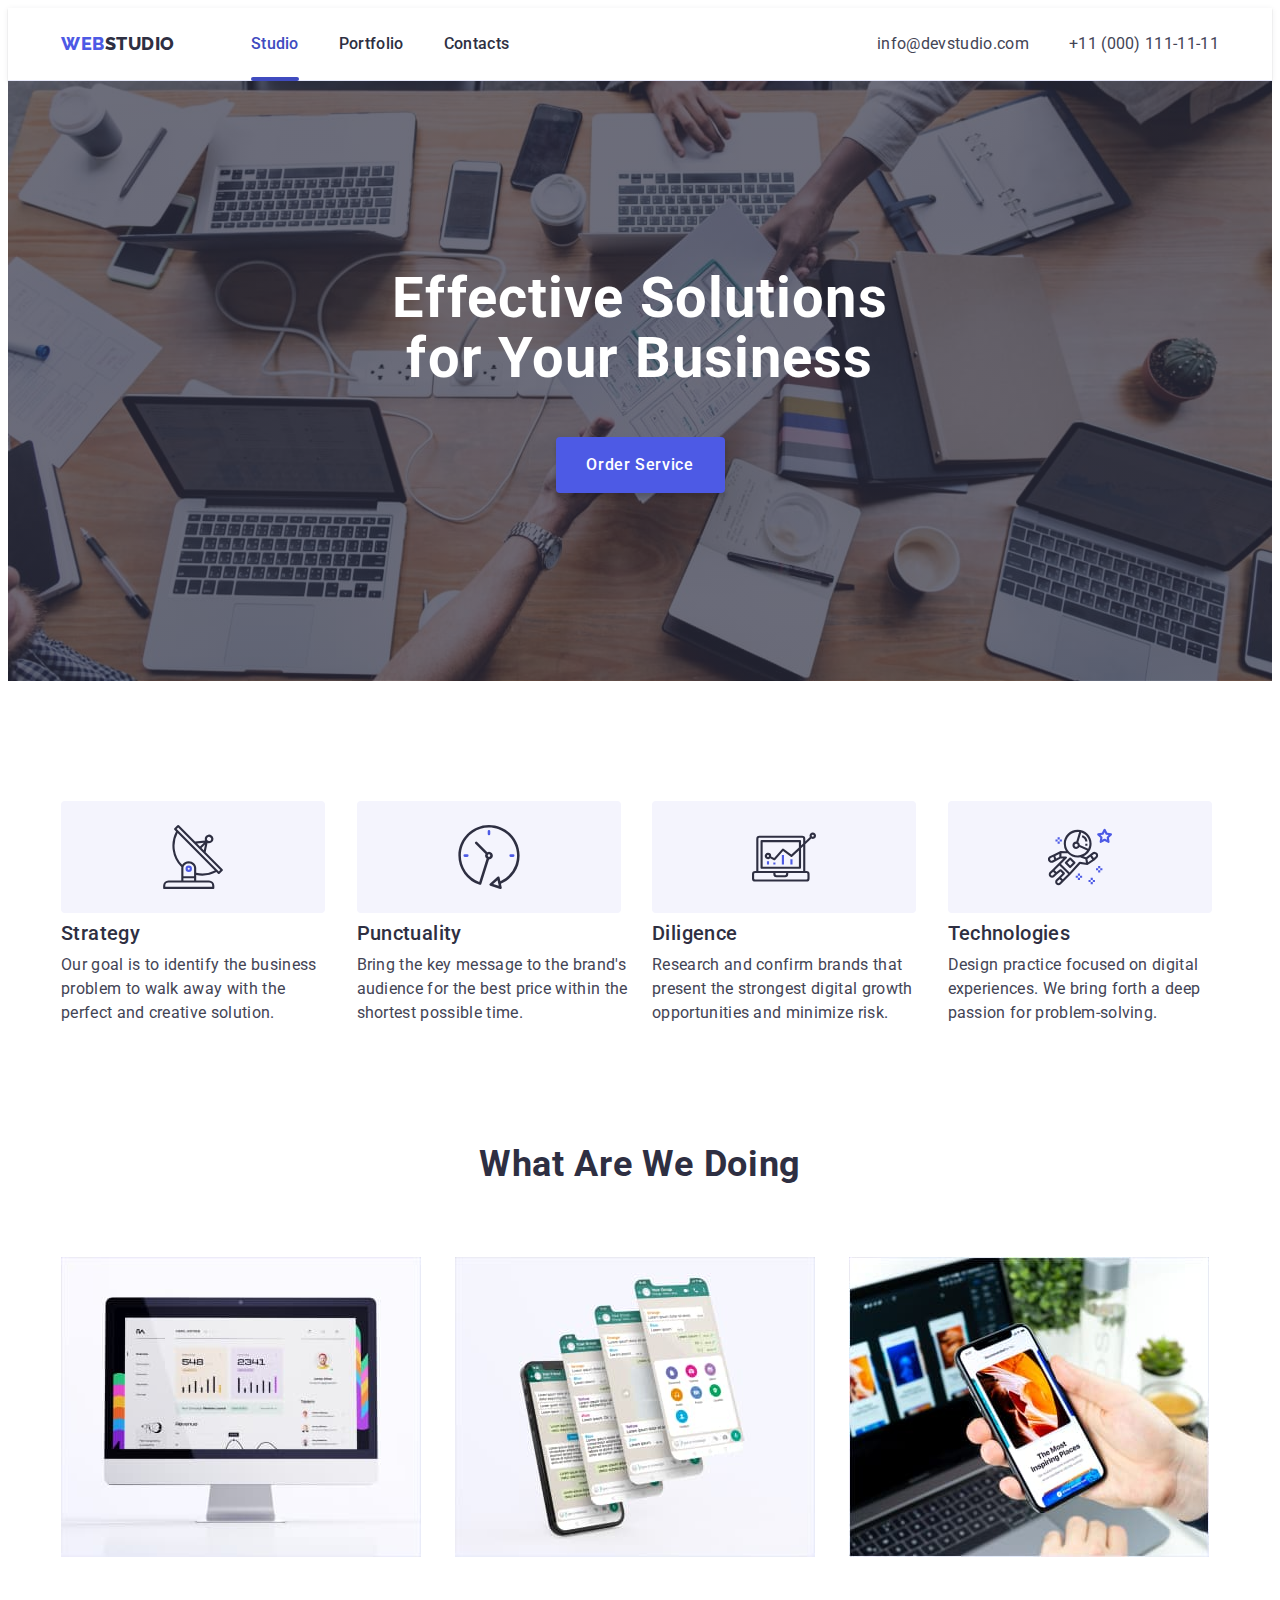
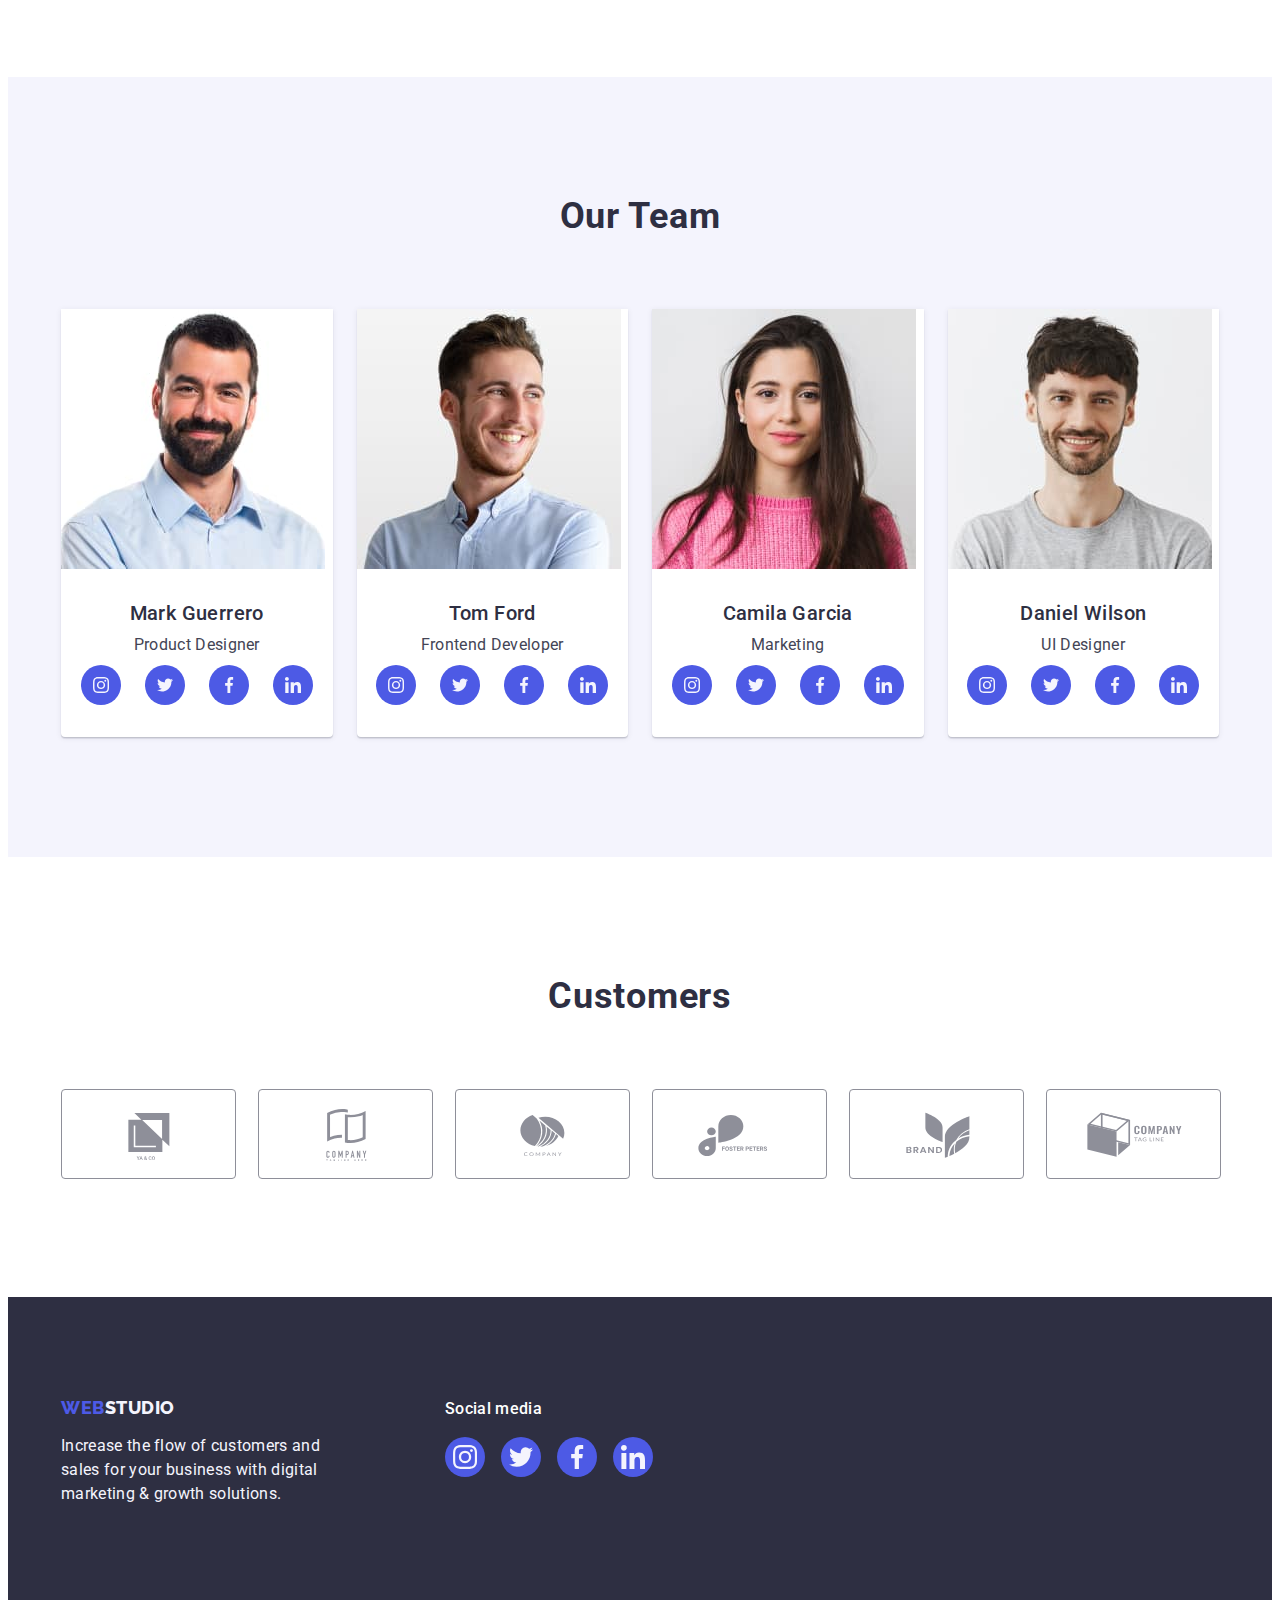
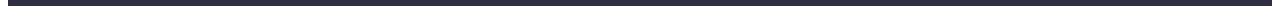
<file: index.html>
<!DOCTYPE html>
<html lang="en">
  <head>
    <meta charset="UTF-8" />
    <meta http-equiv="X-UA-Compatible" content="IE=edge" />
    <meta name="viewport" content="width=device-width, initial-scale=1.0" />
    <title>Document</title>
    <link rel="preconnect" href="https://fonts.googleapis.com" />
    <link rel="preconnect" href="https://fonts.gstatic.com" crossorigin />
    <link
      href="https://fonts.googleapis.com/css2?family=Raleway:wght@800&family=Roboto:wght@400;500;700;900&display=swap"
      rel="stylesheet"
    />
    <link
      rel="stylesheet"
      href="https://cdnjs.cloudflare.com/ajax/libs/modern-normalize/2.0.0/modern-normalize.min.css"
      integrity="sha512-4xo8blKMVCiXpTaLzQSLSw3KFOVPWhm/TRtuPVc4WG6kUgjH6J03IBuG7JZPkcWMxJ5huwaBpOpnwYElP/m6wg=="
      crossorigin="anonymous"
      referrerpolicy="no-referrer"
    />
    <link rel="stylesheet" href="./css/styles.css" />
  </head>
  <body>
    <!--HEADER-->
    <header class="header">
      <div class="container container-header">
        <nav class="page-nav">
          <a class="logo link" href="./index.html"
            >Web<span class="logo-studio">Studio</span></a
          >
          <ul class="menu list">
            <li class="menu-item">
              <a class="menu-link link emphasis" href="./index.html">Studio</a>
            </li>
            <li class="menu-item">
              <a class="menu-link link" href="./portfolio.html">Portfolio</a>
            </li>
            <li class="menu-item">
              <a class="menu-link link" href="">Contacts</a>
            </li>
          </ul>
        </nav>
        <address class="address">
          <ul class="address-list list">
            <li class="address-item">
              <a class="address-link link" href="mailto:info@devstudio.com"
                >info@devstudio.com</a
              >
            </li>
            <li class="address-item">
              <a class="address-link link" href="tel:+110001111111"
                >+11 (000) 111-11-11</a
              >
            </li>
          </ul>
        </address>
      </div>
    </header>
    <main>
      <!--HERO-->
      <section class="hero">
        <div class="container">
          <h1 class="hero-title">Effective Solutions for Your Business</h1>
          <button class="hero-btn" type="button" data-modal-open>
            Order Service
          </button>
        </div>
      </section>
      <!--ABOUT-->
      <section class="about">
        <div class="container">
          <h2 class="visually-hidden">Personality</h2>
          <ul class="about-list list">
            <li class="about-list-item">
              <div class="about-icons">
                <svg class="about-icons-item" width="64" height="64">
                  <use href="./images/icons.svg#icon-antenna"></use>
                </svg>
              </div>
              <h3 class="about-item-title">Strategy</h3>
              <p class="about-item-text">
                Our goal is to identify the business problem to walk away with
                the perfect and creative solution.
              </p>
            </li>
            <li class="about-list-item">
              <div class="about-icons">
                <svg class="about-icons-item" width="64" height="64">
                  <use href="./images/icons.svg#icon-clock"></use>
                </svg>
              </div>
              <h3 class="about-item-title">Punctuality</h3>
              <p class="about-item-text">
                Bring the key message to the brand's audience for the best price
                within the shortest possible time.
              </p>
            </li>
            <li class="about-list-item">
              <div class="about-icons">
                <svg class="about-icons-item" width="64" height="64">
                  <use href="./images/icons.svg#icon-diagram"></use>
                </svg>
              </div>
              <h3 class="about-item-title">Diligence</h3>
              <p class="about-item-text">
                Research and confirm brands that present the strongest digital
                growth opportunities and minimize risk.
              </p>
            </li>
            <li class="about-list-item">
              <div class="about-icons">
                <svg class="about-icons-item" width="64" height="64">
                  <use href="./images/icons.svg#icon-astronaut"></use>
                </svg>
              </div>
              <h3 class="about-item-title">Technologies</h3>
              <p class="about-item-text">
                Design practice focused on digital experiences. We bring forth a
                deep passion for problem-solving.
              </p>
            </li>
          </ul>
        </div>
      </section>
      <!--PROJEKT-->
      <section class="projekt">
        <div class="container">
          <h2 class="projekt-title">What are we doing</h2>
          <ul class="projekt-list list">
            <li class="project-item">
              <img
                src="./images/wat-are-we-doing/img1.jpg"
                alt="Monitor picture"
                width="360"
                height="300"
              />
            </li>
            <li class="project-item">
              <img
                src="./images//wat-are-we-doing/img2.jpg"
                alt="Phone picture"
                width="360"
                height="300"
              />
            </li>
            <li class="project-item">
              <img
                src="./images//wat-are-we-doing/img3.jpg"
                alt="Laptop image"
                width="360"
                height="300"
              />
            </li>
          </ul>
        </div>
      </section>
      <!--TEAM-->
      <section class="team">
        <div class="container">
          <h2 class="team-title">Our Team</h2>
          <ul class="team-list list">
            <li class="team-item">
              <img
                src="./images/team/mark-guerrero.jpg"
                alt="Photo by Mark Guerrero"
                width="264"
                height="260"
              />
              <div class="caption-team-img">
                <h3 class="team-name">Mark Guerrero</h3>
                <p class="team-profession">Product Designer</p>
                <ul class="team-soc-list list">
                  <li class="team-soc-item item">
                    <a
                      href=""
                      class="team-soc-link link"
                      target="_blank"
                      rel="noopener noreferrer"
                      ><svg class="soc-icons" width="16" height="16">
                        <use href="./images/icons.svg#icon-instagram"></use>
                      </svg>
                    </a>
                  </li>
                  <li class="team-soc-item item">
                    <a
                      href=""
                      class="team-soc-link link"
                      target="_blank"
                      rel="noopener noreferrer"
                      ><svg class="soc-icons" width="16" height="16">
                        <use href="./images/icons.svg#icon-twitter"></use>
                      </svg>
                    </a>
                  </li>
                  <li class="team-soc-item item">
                    <a
                      href=""
                      class="team-soc-link link"
                      target="_blank"
                      rel="noopener noreferrer"
                      ><svg class="soc-icons" width="16" height="16">
                        <use href="./images/icons.svg#icon-facebook"></use>
                      </svg>
                    </a>
                  </li>
                  <li class="team-soc-item item">
                    <a
                      href=""
                      class="team-soc-link link"
                      target="_blank"
                      rel="noopener noreferrer"
                      ><svg class="soc-icons" width="16" height="16">
                        <use href="./images/icons.svg#icon-linkedin"></use>
                      </svg>
                    </a>
                  </li>
                </ul>
              </div>
            </li>
            <li class="team-item">
              <img
                src="./images/team/tom-ford.jpg"
                alt="Photo by Tom Ford"
                width="264"
                height="260"
              />
              <div class="caption-team-img">
                <h3 class="team-name">Tom Ford</h3>
                <p class="team-profession">Frontend Developer</p>
                <ul class="team-soc-list list">
                  <li class="team-soc-item item">
                    <a
                      href=""
                      class="team-soc-link link"
                      target="_blank"
                      rel="noopener noreferrer"
                      ><svg class="soc-icons" width="16" height="16">
                        <use href="./images/icons.svg#icon-instagram"></use>
                      </svg>
                    </a>
                  </li>
                  <li class="team-soc-item item">
                    <a
                      href=""
                      class="team-soc-link link"
                      target="_blank"
                      rel="noopener noreferrer"
                      ><svg class="soc-icons" width="16" height="16">
                        <use href="./images/icons.svg#icon-twitter"></use>
                      </svg>
                    </a>
                  </li>
                  <li class="team-soc-item item">
                    <a
                      href=""
                      class="team-soc-link link"
                      target="_blank"
                      rel="noopener noreferrer"
                      ><svg class="soc-icons" width="16" height="16">
                        <use href="./images/icons.svg#icon-facebook"></use>
                      </svg>
                    </a>
                  </li>
                  <li class="team-soc-item item">
                    <a
                      href=""
                      class="team-soc-link link"
                      target="_blank"
                      rel="noopener noreferrer"
                      ><svg class="soc-icons" width="16" height="16">
                        <use href="./images/icons.svg#icon-linkedin"></use>
                      </svg>
                    </a>
                  </li>
                </ul>
              </div>
            </li>
            <li class="team-item">
              <img
                src="./images/team/camila-garcia.jpg"
                alt="Photo by Camila Garcia"
                width="264"
                height="260"
              />
              <div class="caption-team-img">
                <h3 class="team-name">Camila Garcia</h3>
                <p class="team-profession">Marketing</p>
                <ul class="team-soc-list list">
                  <li class="team-soc-item item">
                    <a
                      href=""
                      class="team-soc-link link"
                      target="_blank"
                      rel="noopener noreferrer"
                      ><svg class="soc-icons" width="16" height="16">
                        <use href="./images/icons.svg#icon-instagram"></use>
                      </svg>
                    </a>
                  </li>
                  <li class="team-soc-item item">
                    <a
                      href=""
                      class="team-soc-link link"
                      target="_blank"
                      rel="noopener noreferrer"
                      ><svg class="soc-icons" width="16" height="16">
                        <use href="./images/icons.svg#icon-twitter"></use>
                      </svg>
                    </a>
                  </li>
                  <li class="team-soc-item item">
                    <a
                      href=""
                      class="team-soc-link link"
                      target="_blank"
                      rel="noopener noreferrer"
                      ><svg class="soc-icons" width="16" height="16">
                        <use href="./images/icons.svg#icon-facebook"></use>
                      </svg>
                    </a>
                  </li>
                  <li class="team-soc-item item">
                    <a
                      href=""
                      class="team-soc-link link"
                      target="_blank"
                      rel="noopener noreferrer"
                      ><svg class="soc-icons" width="16" height="16">
                        <use href="./images/icons.svg#icon-linkedin"></use>
                      </svg>
                    </a>
                  </li>
                </ul>
              </div>
            </li>
            <li class="team-item">
              <img
                src="./images/team/daniel-wilson.jpg"
                alt="Photo by Daniel Wilson"
                width="264"
                height="260"
              />
              <div class="caption-team-img">
                <h3 class="team-name">Daniel Wilson</h3>
                <p class="team-profession">UI Designer</p>
                <ul class="team-soc-list list">
                  <li class="team-soc-item item">
                    <a
                      href=""
                      class="team-soc-link link"
                      target="_blank"
                      rel="noopener noreferrer"
                      ><svg class="soc-icons" width="16" height="16">
                        <use href="./images/icons.svg#icon-instagram"></use>
                      </svg>
                    </a>
                  </li>
                  <li class="team-soc-item item">
                    <a
                      href=""
                      class="team-soc-link link"
                      target="_blank"
                      rel="noopener noreferrer"
                      ><svg class="soc-icons" width="16" height="16">
                        <use href="./images/icons.svg#icon-twitter"></use>
                      </svg>
                    </a>
                  </li>
                  <li class="team-soc-item item">
                    <a
                      href=""
                      class="team-soc-link link"
                      target="_blank"
                      rel="noopener noreferrer"
                      ><svg class="soc-icons" width="16" height="16">
                        <use href="./images/icons.svg#icon-facebook"></use>
                      </svg>
                    </a>
                  </li>
                  <li class="team-soc-item item">
                    <a
                      href=""
                      class="team-soc-link link"
                      target="_blank"
                      rel="noopener noreferrer"
                      ><svg class="soc-icons" width="16" height="16">
                        <use href="./images/icons.svg#icon-linkedin"></use>
                      </svg>
                    </a>
                  </li>
                </ul>
              </div>
            </li>
          </ul>
        </div>
      </section>
      <!--CUSTOMERS-->
      <section class="customers">
        <div class="container">
          <h2 class="customers-title">Customers</h2>
          <ul class="customers-list list">
            <li class="customers-item item">
              <a
                href=""
                class="customers-link link"
                target="_blank"
                rel="noopener noreferrer"
                ><svg class="customers-icons" width="104" height="56">
                  <use href="./images/icons.svg#icon-Logo-1"></use>
                </svg>
              </a>
            </li>
            <li class="customers-item item">
              <a
                href=""
                class="customers-link link"
                target="_blank"
                rel="noopener noreferrer"
                ><svg class="customers-icons" width="104" height="56">
                  <use href="./images/icons.svg#icon-Logo-2"></use>
                </svg>
              </a>
            </li>
            <li class="customers-item item">
              <a
                href=""
                class="customers-link link"
                target="_blank"
                rel="noopener noreferrer"
                ><svg class="customers-icons" width="104" height="56">
                  <use href="./images/icons.svg#icon-Logo-3"></use>
                </svg>
              </a>
            </li>
            <li class="customers-item item">
              <a
                href=""
                class="customers-link link"
                target="_blank"
                rel="noopener noreferrer"
                ><svg class="customers-icons" width="104" height="56">
                  <use href="./images/icons.svg#icon-Logo-4"></use>
                </svg>
              </a>
            </li>
            <li class="customers-item item">
              <a
                href=""
                class="customers-link link"
                target="_blank"
                rel="noopener noreferrer"
                ><svg class="customers-icons" width="104" height="56">
                  <use href="./images/icons.svg#icon-Logo-5"></use>
                </svg>
              </a>
            </li>
            <li class="customers-item item">
              <a
                href=""
                class="customers-link link"
                target="_blank"
                rel="noopener noreferrer"
                ><svg class="customers-icons" width="104" height="56">
                  <use href="./images/icons.svg#icon-Logo-6"></use>
                </svg>
              </a>
            </li>
          </ul>
        </div>
      </section>
    </main>
    <!--FOOTER-->
    <footer class="footer">
      <div class="container footer-box">
        <div class="logo-box">
          <a class="logo link logo-footer" href="./index.html"
            >Web<span class="logo-studio studio">Studio</span></a
          >
          <p class="footer-text">
            Increase the flow of customers and sales for your business with
            digital marketing & growth solutions.
          </p>
        </div>
        <div class="soc-box">
          <p class="footer-soc-text">Social media</p>
          <ul class="footer-soc-list list">
            <li class="footer-soc-item">
              <a
                href=""
                class="footer-soc-link link"
                target="_blank"
                rel="noopener noreferrer"
                ><svg class="soc-icons" width="24" height="24">
                  <use href="./images/icons.svg#icon-instagram"></use>
                </svg>
              </a>
            </li>
            <li class="footer-soc-item">
              <a
                href=""
                class="footer-soc-link link"
                target="_blank"
                rel="noopener noreferrer"
                ><svg class="soc-icons" width="24" height="24">
                  <use href="./images/icons.svg#icon-twitter"></use>
                </svg>
              </a>
            </li>
            <li class="footer-soc-item">
              <a
                href=""
                class="footer-soc-link link"
                target="_blank"
                rel="noopener noreferrer"
                ><svg class="soc-icons" width="24" height="24">
                  <use href="./images/icons.svg#icon-facebook"></use>
                </svg>
              </a>
            </li>
            <li class="footer-soc-item">
              <a
                href=""
                class="footer-soc-link link"
                target="_blank"
                rel="noopener noreferrer"
                ><svg class="soc-icons" width="24" height="24">
                  <use href="./images/icons.svg#icon-linkedin"></use>
                </svg>
              </a>
            </li>
          </ul>
        </div>
      </div>
    </footer>
    <div class="backdrop is-hidden" data-modal>
      <div class="modal">
        <button type="button" class="modal-close" data-modal-close>
          <svg class="close-icon" width="8" height="8">
            <use href="./images/icons.svg#icon-close-black"></use>
          </svg>
        </button>
      </div>
    </div>
    <script src="./js/modal.js"></script>
  </body>
</html>
</file>
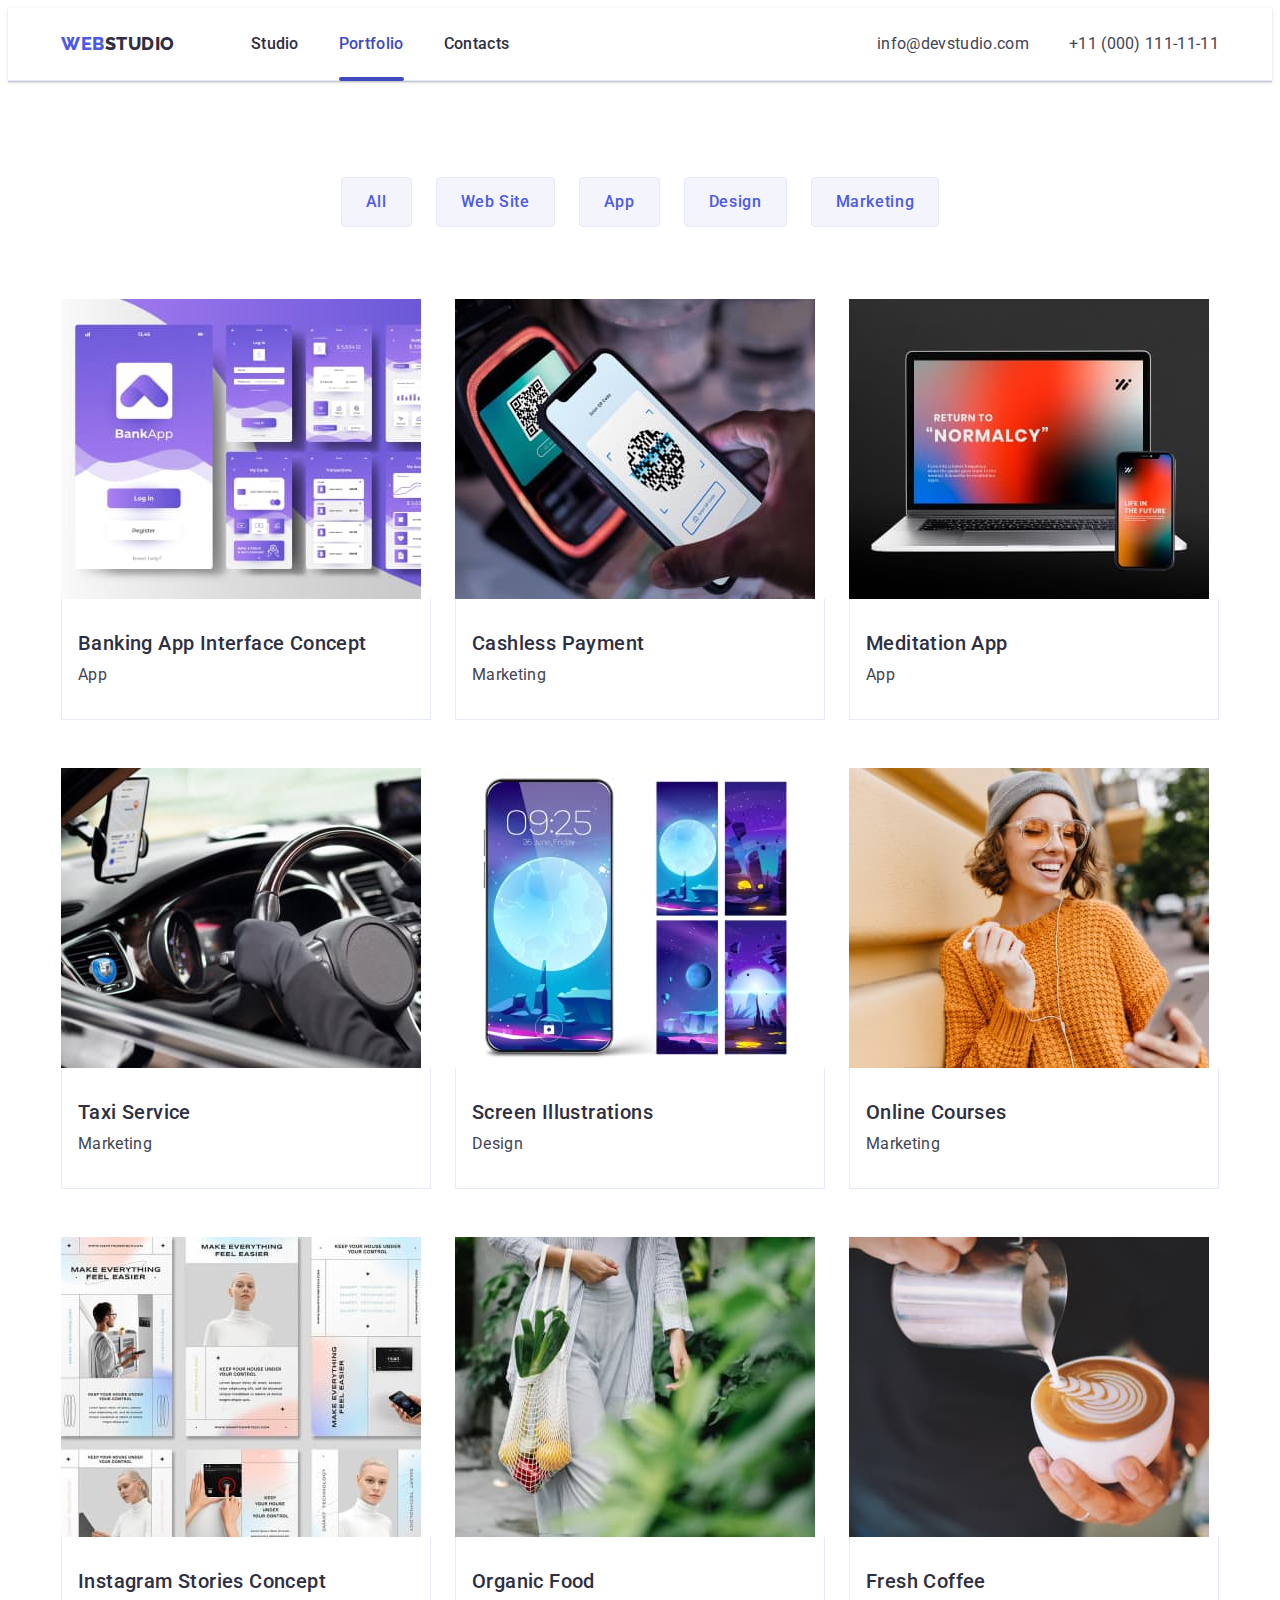
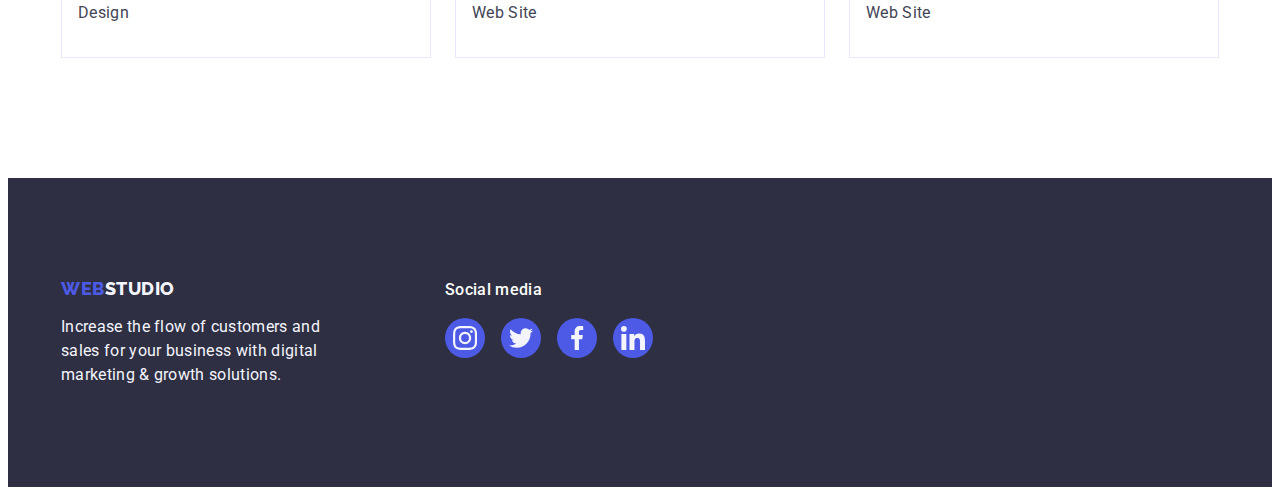
<file: portfolio.html>
<!DOCTYPE html>
<html lang="en">
  <head>
    <meta charset="UTF-8" />
    <meta http-equiv="X-UA-Compatible" content="IE=edge" />
    <meta name="viewport" content="width=device-width, initial-scale=1.0" />
    <title>Portfolio</title>
    <link rel="preconnect" href="https://fonts.googleapis.com" />
    <link rel="preconnect" href="https://fonts.gstatic.com" crossorigin />
    <link
      href="https://fonts.googleapis.com/css2?family=Raleway:wght@800&family=Roboto:wght@400;500;700;900&display=swap"
      rel="stylesheet"
    />
    <link
      rel="stylesheet"
      href="https://cdnjs.cloudflare.com/ajax/libs/modern-normalize/2.0.0/modern-normalize.min.css"
      integrity="sha512-4xo8blKMVCiXpTaLzQSLSw3KFOVPWhm/TRtuPVc4WG6kUgjH6J03IBuG7JZPkcWMxJ5huwaBpOpnwYElP/m6wg=="
      crossorigin="anonymous"
      referrerpolicy="no-referrer"
    />
    <link rel="stylesheet" href="./css/styles.css" />
  </head>
  <body>
    <!--HEDER-->
    <header class="header">
      <div class="container container-header">
        <nav class="page-nav">
          <a class="logo link" href="./index.html"
            >Web<span class="logo-studio">Studio</span></a
          >
          <ul class="menu list">
            <li class="menu-item">
              <a class="menu-link link" href="./index.html">Studio</a>
            </li>
            <li class="menu-item">
              <a class="menu-link link emphasis" href="./portfolio.html"
                >Portfolio</a
              >
            </li>
            <li class="menu-item">
              <a class="menu-link link" href="">Contacts</a>
            </li>
          </ul>
        </nav>
        <address class="address">
          <ul class="address-list list">
            <li class="address-item">
              <a class="address-link link" href="mailto:info@devstudio.com"
                >info@devstudio.com</a
              >
            </li>
            <li class="address-item">
              <a class="address-link link" href="tel:+110001111111"
                >+11 (000) 111-11-11</a
              >
            </li>
          </ul>
        </address>
      </div>
    </header>
    <main>
      <!--GALLERY-->
      <section class="gallery">
        <div class="container">
          <h1 class="visually-hidden">Our works</h1>
          <ul class="button-list list">
            <li><button class="gallery-nav-btn" type="button">All</button></li>
            <li>
              <button class="gallery-nav-btn" type="button">Web Site</button>
            </li>
            <li><button class="gallery-nav-btn" type="button">App</button></li>
            <li>
              <button class="gallery-nav-btn" type="button">Design</button>
            </li>
            <li>
              <button class="gallery-nav-btn" type="button">Marketing</button>
            </li>
          </ul>
          <ul class="gallery-list list">
            <li class="gallery-list-item">
              <a class="link gallery-link" href="">
                <div class="gallery-cover">
                  <img
                    src="./images/works/work1.jpg"
                    alt="Banking app"
                    width="360"
                    height="300"
                  />
                  <p class="gallery-cover-text">
                    14 Stylish and User-Friendly App Design Concepts · Task
                    Manager App · Calorie Tracker App · Exotic Fruit Ecommerce
                    App · Cloud Storage App
                  </p>
                </div>

                <div class="caption-gallerry-img">
                  <h2 class="gallery-title">Banking App Interface Concept</h2>
                  <p class="gallery-category">App</p>
                </div>
              </a>
            </li>
            <li class="gallery-list-item">
              <a class="link gallery-link" href="">
                <div class="gallery-cover">
                  <img
                    src="./images/works/work2.jpg"
                    alt="Cashless payment"
                    width="360"
                    height="300"
                  />
                  <p class="gallery-cover-text">
                    14 Stylish and User-Friendly App Design Concepts · Task
                    Manager App · Calorie Tracker App · Exotic Fruit Ecommerce
                    App · Cloud Storage App
                  </p>
                </div>

                <div class="caption-gallerry-img">
                  <h2 class="gallery-title">Cashless Payment</h2>
                  <p class="gallery-category">Marketing</p>
                </div>
              </a>
            </li>
            <li class="gallery-list-item">
              <a class="link gallery-link" href="">
                <div class="gallery-cover">
                  <img
                    src="./images/works/work3.jpg"
                    alt="Meditation app"
                    width="360"
                    height="300"
                  />
                  <p class="gallery-cover-text">
                    14 Stylish and User-Friendly App Design Concepts · Task
                    Manager App · Calorie Tracker App · Exotic Fruit Ecommerce
                    App · Cloud Storage App
                  </p>
                </div>

                <div class="caption-gallerry-img">
                  <h2 class="gallery-title">Meditation App</h2>
                  <p class="gallery-category">App</p>
                </div>
              </a>
            </li>
            <li class="gallery-list-item">
              <a class="link gallery-link" href="">
                <div class="gallery-cover">
                  <img
                    src="./images/works/work4.jpg"
                    alt="Taxi service"
                    width="360"
                    height="300"
                  />
                  <p class="gallery-cover-text">
                    14 Stylish and User-Friendly App Design Concepts · Task
                    Manager App · Calorie Tracker App · Exotic Fruit Ecommerce
                    App · Cloud Storage App
                  </p>
                </div>

                <div class="caption-gallerry-img">
                  <h2 class="gallery-title">Taxi Service</h2>
                  <p class="gallery-category">Marketing</p>
                </div>
              </a>
            </li>
            <li class="gallery-list-item">
              <a class="link gallery-link" href="">
                <div class="gallery-cover">
                  <img
                    src="./images/works/work5.jpg"
                    alt="Screen illustrations"
                    width="360"
                    height="300"
                  />
                  <p class="gallery-cover-text">
                    14 Stylish and User-Friendly App Design Concepts · Task
                    Manager App · Calorie Tracker App · Exotic Fruit Ecommerce
                    App · Cloud Storage App
                  </p>
                </div>

                <div class="caption-gallerry-img">
                  <h2 class="gallery-title">Screen Illustrations</h2>
                  <p class="gallery-category">Design</p>
                </div>
              </a>
            </li>
            <li class="gallery-list-item">
              <a class="link gallery-link" href="">
                <div class="gallery-cover">
                  <img
                    src="./images/works/work6.jpg"
                    alt="A girl with a phone"
                    width="360"
                    height="300"
                  />
                  <p class="gallery-cover-text">
                    14 Stylish and User-Friendly App Design Concepts · Task
                    Manager App · Calorie Tracker App · Exotic Fruit Ecommerce
                    App · Cloud Storage App
                  </p>
                </div>

                <div class="caption-gallerry-img">
                  <h2 class="gallery-title">Online Courses</h2>
                  <p class="gallery-category">Marketing</p>
                </div>
              </a>
            </li>
            <li class="gallery-list-item">
              <a class="link gallery-link" href="">
                <div class="gallery-cover">
                  <img
                    src="./images/works/work7.jpg"
                    alt="Instagram stories"
                    width="360"
                    height="300"
                  />
                  <p class="gallery-cover-text">
                    14 Stylish and User-Friendly App Design Concepts · Task
                    Manager App · Calorie Tracker App · Exotic Fruit Ecommerce
                    App · Cloud Storage App
                  </p>
                </div>

                <div class="caption-gallerry-img">
                  <h2 class="gallery-title">Instagram Stories Concept</h2>
                  <p class="gallery-category">Design</p>
                </div>
              </a>
            </li>
            <li class="gallery-list-item">
              <a class="link gallery-link" href="">
                <div class="gallery-cover">
                  <img
                    src="./images/works/work8.jpg"
                    alt="Organic food"
                    width="360"
                    height="300"
                  />
                  <p class="gallery-cover-text">
                    14 Stylish and User-Friendly App Design Concepts · Task
                    Manager App · Calorie Tracker App · Exotic Fruit Ecommerce
                    App · Cloud Storage App
                  </p>
                </div>

                <div class="caption-gallerry-img">
                  <h2 class="gallery-title">Organic Food</h2>
                  <p class="gallery-category">Web Site</p>
                </div>
              </a>
            </li>
            <li class="gallery-list-item">
              <a class="link gallery-link" href="">
                <div class="gallery-cover">
                  <img
                    src="./images/works/work9.jpg"
                    alt="Fresh coffee"
                    width="360"
                    height="300"
                  />
                  <p class="gallery-cover-text">
                    14 Stylish and User-Friendly App Design Concepts · Task
                    Manager App · Calorie Tracker App · Exotic Fruit Ecommerce
                    App · Cloud Storage App
                  </p>
                </div>

                <div class="caption-gallerry-img">
                  <h2 class="gallery-title">Fresh Coffee</h2>
                  <p class="gallery-category">Web Site</p>
                </div>
              </a>
            </li>
          </ul>
        </div>
      </section>
    </main>
    <!--FOOTER-->
    <footer class="footer">
      <div class="container footer-box">
        <div class="logo-box">
          <a class="logo link logo-footer" href="./index.html"
            >Web<span class="logo-studio studio">Studio</span></a
          >
          <p class="footer-text">
            Increase the flow of customers and sales for your business with
            digital marketing & growth solutions.
          </p>
        </div>
        <div class="soc-box">
          <p class="footer-soc-text">Social media</p>
          <ul class="footer-soc-list list">
            <li class="footer-soc-item">
              <a
                href=""
                class="footer-soc-link link"
                target="_blank"
                rel="noopener noreferrer"
                ><svg class="soc-icons" width="24" height="24">
                  <use href="./images/icons.svg#icon-instagram"></use>
                </svg>
              </a>
            </li>
            <li class="footer-soc-item">
              <a
                href=""
                class="footer-soc-link link"
                target="_blank"
                rel="noopener noreferrer"
                ><svg class="soc-icons" width="24" height="24">
                  <use href="./images/icons.svg#icon-twitter"></use>
                </svg>
              </a>
            </li>
            <li class="footer-soc-item">
              <a
                href=""
                class="footer-soc-link link"
                target="_blank"
                rel="noopener noreferrer"
                ><svg class="soc-icons" width="24" height="24">
                  <use href="./images/icons.svg#icon-facebook"></use>
                </svg>
              </a>
            </li>
            <li class="footer-soc-item">
              <a
                href=""
                class="footer-soc-link link"
                target="_blank"
                rel="noopener noreferrer"
                ><svg class="soc-icons" width="24" height="24">
                  <use href="./images/icons.svg#icon-linkedin"></use>
                </svg>
              </a>
            </li>
          </ul>
        </div>
      </div>
    </footer>
  </body>
</html>
</file>
<file: css/styles.css>
:root {
  --primary-text-color: #434455;
  --secondary-text-color: #2e2f42;
  --main-bg-color: #ffffff;
  --accent-color: #4d5ae5;
  --tra: 250ms cubic-bezier(0.4, 0, 0.2, 1);
}

p,
h1,
h2,
h3,
h4,
h5,
h6 {
  margin: 0;
}

ul {
  margin: 0;
  padding: 0;
}

img {
  display: block;
  max-width: 100%;
  height: auto;
}

.container {
  max-width: 1158px;
  padding-left: 15px;
  padding-right: 15px;
  margin: 0 auto;
}

body {
  font-family: "Roboto", sans-serif;
  color: var(--primary-text-color);
  background-color: var(--main-bg-color);
}

.link {
  text-decoration: none;
}

.list {
  list-style: none;
}

/* heder */

.header {
  border-bottom: 1px solid #e7e9fc;
  box-shadow: 0px 2px 1px rgba(46, 47, 66, 0.08),
    0px 1px 1px rgba(46, 47, 66, 0.16), 0px 1px 6px rgba(46, 47, 66, 0.08);
}

.container-header {
  display: flex;
}

.page-nav {
  display: flex;
  align-items: center;
}

.menu {
  display: flex;
}

.menu-link,
.address-link {
  display: block;
  padding-top: 24px;
  padding-bottom: 24px;
}

.address-list {
  display: flex;
}

.logo {
  font-family: "Raleway", sans-serif;
  font-weight: 800;
  font-size: 18px;
  line-height: 1.17;
  letter-spacing: 0.03em;
  text-transform: uppercase;
  color: #4d5ae5;

  display: block;
  margin-right: 76px;
}

.logo-studio {
  color: #2e2f42;
}

.menu-link {
  font-weight: 500;
  font-size: 16px;
  line-height: 1.5;
  letter-spacing: 0.02em;
  color: var(--secondary-text-color);

  transition: color var(--tra);
}

.menu-link.emphasis::after {
  position: absolute;
  left: 0;
  bottom: 0;

  content: "";
  background-color: #404bbf;
  width: 100%;
  height: 4px;
  border-radius: 2px;
  display: block;
  bottom: -1px;
}

.emphasis {
  position: relative;
  color: #404bbf;
}
.menu-item {
  margin-right: 40px;
}

.menu-item:last-child {
  margin-right: 0;
}

.address-item {
  margin-right: 40px;
}

.address-item:last-child {
  margin-right: 0;
}

.menu-link:hover,
.menu-link:focus {
  color: #404bbf;
}

.address-link {
  font-style: normal;
  font-size: 16px;
  line-height: 1.5;
  letter-spacing: 0.02em;
  color: var(--primary-text-color);

  transition: color var(--tra);
}

.address {
  font-style: normal;
  display: flex;
  margin-left: auto;
}

.address-link:hover,
.address-link:focus {
  color: #404bbf;
}

/* Hero */

.hero {
  background: #2e2f42;
  background-image: linear-gradient(
      rgba(46, 47, 66, 0.7),
      rgba(46, 47, 66, 0.7)
    ),
    url(../images/people-office.jpg);
  background-repeat: no-repeat;
  background-position: center;
  background-size: cover;

  max-width: 1440px;
  padding-top: 188px;
  padding-bottom: 188px;
}

.hero-title {
  font-weight: 700;
  font-size: 56px;
  line-height: 1.07;
  letter-spacing: 0.02em;
  color: #ffffff;
  text-align: center;

  max-width: 496px;
  margin: 0 auto;
  margin-bottom: 48px;
}

.hero-btn {
  font-family: "Roboto", sans-serif;
  font-weight: 500;
  font-size: 16px;
  line-height: 1.5;
  display: block;
  letter-spacing: 0.04em;
  color: #ffffff;
  background-color: var(--accent-color);
  cursor: pointer;
  border: none;

  min-width: 169px;
  height: 56px;
  border-radius: 4px;
  margin: 0 auto;
  box-shadow: 0px 4px 4px rgba(0, 0, 0, 0.15);

  transition: background-color var(--tra);
}

.hero-btn:hover,
.hero-btn:focus {
  color: #ffffff;
  background-color: #404bbf;
}

/* About */
.about {
  padding-top: 120px;
  padding-bottom: 120px;
}

.about-list {
  display: flex;
  flex-wrap: wrap;
  gap: 24px;
}

.about-list-item {
  flex-basis: calc((100% - 3 * 24px) / 4);
}

.about-icons {
  background-color: #f4f4fd;
  width: 264px;
  height: 112px;
  border-radius: 4px;
  margin-bottom: 8px;
  display: flex;
  align-items: center;
  justify-content: center;
}

.about-item-title {
  font-weight: 500;
  font-size: 20px;
  line-height: 1.2;
  letter-spacing: 0.02em;
  color: var(--secondary-text-color);

  margin-bottom: 8px;
}

.about-item-text {
  font-size: 16px;
  line-height: 1.5;
  letter-spacing: 0.02em;
  color: var(--primary-text-color);
}

.visually-hidden {
  position: absolute;
  width: 1px;
  height: 1px;
  margin: -1px;
  border: 0;
  padding: 0;
  white-space: nowrap;
  clip-path: inset(100%);
  clip: rect(0 0 0 0);
  overflow: hidden;
}

/* Projekt */

.projekt {
  padding-bottom: 120px;
}

.team-title,
.projekt-title,
.customers-title {
  font-weight: 700;
  font-size: 36px;
  line-height: 1.11;
  text-align: center;
  letter-spacing: 0.02em;
  text-transform: capitalize;
  color: var(--secondary-text-color);

  margin-bottom: 72px;
}

.projekt-list {
  display: flex;
  flex-wrap: wrap;
  gap: 24px;
}

.project-item {
  flex-basis: calc((100% - 2 * 24px) / 3);
}

/* Team */

.team {
  background-color: #f4f4fd;

  padding-top: 120px;
  padding-bottom: 120px;
}

.team-list {
  display: flex;
  flex-wrap: wrap;
  gap: 24px;
}

.team-item {
  background-color: #ffffff;
  flex-basis: calc((100% - 3 * 24px) / 4);
  border-radius: 0px 0px 4px 4px;
  box-shadow: 0px 1px 6px rgba(46, 47, 66, 0.08),
    0px 1px 1px rgba(46, 47, 66, 0.16), 0px 2px 1px rgba(46, 47, 66, 0.08);
}

.team-name {
  font-weight: 500;
  font-size: 20px;
  line-height: 1.2;
  text-align: center;
  letter-spacing: 0.02em;
  color: var(--secondary-text-color);

  margin-bottom: 8px;
}

.team-profession {
  font-size: 16px;
  line-height: 1.5;
  text-align: center;
  letter-spacing: 0.02em;
  color: var(--primary-text-color);
  margin-bottom: 8px;
}

.team-soc-list {
  display: flex;
  justify-content: center;
  gap: 24px;
}

.team-soc-item,
.footer-soc-item {
  width: 40px;
  height: 40px;
}

.team-soc-link,
.footer-soc-link {
  width: 100%;
  height: 100%;
  background-color: #4d5ae5;
  border-radius: 50%;
  display: flex;
  align-items: center;
  justify-content: center;

  transition: background-color var(--tra);
}

.soc-icons {
  fill: #f4f4fd;
}

.team-soc-link:hover,
.team-soc-link:focus {
  background-color: #404bbf;
}

.caption-team-img {
  padding: 32px 16px;
}

/* Customers */

.customers {
  padding-top: 120px;
  padding-bottom: 120px;
}

.customers-list {
  display: flex;
  gap: 24px;
}

.customers-item {
  width: calc((100% - 24px * 5) / 6);
  height: 88px;
}

.customers-link {
  width: 100%;
  height: 100%;
  border: 1px solid #8e8f99;
  border-radius: 4px;
  display: flex;
  align-items: center;
  justify-content: center;
  color: #8e8f99;

  transition: color var(--tra), border-color var(--tra);
}

.customers-icons {
  fill: currentcolor;
}

.customers-link:hover,
.customers-link:focus {
  border-color: #404bbf;
  color: #404bbf;
}

/* Footer */

.footer {
  background-color: var(--secondary-text-color);

  padding-top: 100px;
  padding-bottom: 100px;
}

.footer-box {
  display: flex;
  align-items: baseline;
}

.logo-box {
  margin-right: 120px;
}

.studio {
  color: #f4f4fd;
}

.logo-footer {
  display: inline-block;
  margin-bottom: 16px;
}

.footer-text {
  font-size: 16px;
  line-height: 1.5;
  letter-spacing: 0.02em;
  color: #f4f4fd;

  width: 264px;
}

.footer-soc-text {
  font-family: "Roboto";
  font-weight: 500;
  font-size: 16px;
  line-height: 1.5;
  letter-spacing: 0.02em;
  color: #ffffff;

  margin-bottom: 16px;
}

.footer-soc-list {
  display: flex;
  justify-content: center;
  gap: 16px;
}

.footer-soc-link:hover,
.footer-soc-link:focus {
  background-color: #31d0aa;
}

/* Gallery */

.gallery {
  padding-top: 96px;
  padding-bottom: 120px;
}

.button-list {
  display: flex;
  margin-bottom: 72px;
  justify-content: center;
  gap: 24px;
}

.gallery-nav-btn {
  font-family: "Roboto", sans-serif;
  font-weight: 500;
  font-size: 16px;
  line-height: 1.5;
  display: flex;
  align-items: center;
  text-align: center;
  letter-spacing: 0.04em;
  color: var(--accent-color);
  background-color: #f4f4fd;
  cursor: pointer;

  padding: 12px 24px;
  border: 1px solid #e7e9fc;
  border-radius: 4px;

  transition: color var(--tra), background-color var(--tra),
    border-color var(--tra), box-shadow var(--tra);
}

.gallery-nav-btn:hover,
.gallery-nav-btn:focus {
  color: #ffffff;
  background-color: #404bbf;
  border: 1px solid transparent;
  box-shadow: 0px 3px 1px rgba(0, 0, 0, 0.1), 0px 2px 1px rgba(0, 0, 0, 0.08),
    0px 2px 2px rgba(0, 0, 0, 0.12);
}

.gallery-list {
  display: flex;
  flex-wrap: wrap;
  gap: 48px 24px;
}

.gallery-list-item {
  width: calc((100% - 2 * 24px) / 3);
}

.gallery-link:hover .gallery-cover-text,
.gallery-link:focus .gallery-cover-text {
  transform: translateY(0);
}

.gallery-link {
  display: block;
  transition: box-shadow var(--tra);
}

.gallery-link:hover,
.gallery-link:focus {
  box-shadow: 0px 1px 6px rgba(46, 47, 66, 0.08),
    0px 1px 1px rgba(46, 47, 66, 0.16), 0px 2px 1px rgba(46, 47, 66, 0.08);
}

.gallery-cover-text {
  position: absolute;
  top: 0;
  font-size: 16px;
  line-height: 1.5;
  letter-spacing: 0.02em;
  color: #f4f4fd;
  background-color: #4d5ae5;
  width: 100%;
  height: 100%;
  padding: 40px 32px;
  transform: translateY(100%);
  transition: transform var(--tra);
}

.gallery-cover {
  position: relative;
  overflow: hidden;
}

.gallery-title {
  font-weight: 500;
  font-size: 20px;
  line-height: 1.2;
  letter-spacing: 0.02em;
  color: var(--secondary-text-color);

  margin-bottom: 8px;
}

.gallery-category {
  font-size: 16px;
  line-height: 1.5;
  letter-spacing: 0.02em;
  color: var(--primary-text-color);
}

.caption-gallerry-img {
  display: flex;
  flex-direction: column;
  justify-content: center;
  align-items: flex-start;
  padding: 32px 16px;
  border: 1px solid #e7e9fc;
  border-top: none;
}

/* MODAL */

.backdrop {
  position: fixed;

  width: 100%;
  height: 100%;
  background-color: rgba(46, 47, 66, 0.4);
  top: 0;
  transition: opacity var(--tra), visibility var(--tra);
}

.modal {
  position: absolute;
  top: 50%;
  left: 50%;
  transform: translate(-50%, -50%) scale(1);
  transition: transform var(--tra);

  width: 408px;
  min-height: 584px;
  background-color: #fcfcfc;
  box-shadow: 0px 1px 1px rgba(0, 0, 0, 0.14), 0px 1px 3px rgba(0, 0, 0, 0.12),
    0px 2px 1px rgba(0, 0, 0, 0.2);
  border-radius: 4px;
}

.backdrop.is-hidden .modal {
  transform: translate(-50%, -100%) scalex(0.7);
}

.modal-close {
  position: absolute;
  top: 24px;
  right: 24px;

  padding: 0;
  cursor: pointer;
  width: 24px;
  height: 24px;
  border-radius: 50%;
  background: #e7e9fc;
  border: 1px solid rgba(0, 0, 0, 0.1);
  display: flex;
  justify-content: center;
  align-items: center;
  margin-left: auto;
  transition: background-color var(--tra), border var(--tra);
  fill: #2e2f42;
}

.modal-close:hover,
.modal-close:focus {
  background-color: #404bbf;
  border: none;
  fill: #ffffff;
}

.is-hidden {
  visibility: hidden;
  opacity: 0;
  pointer-events: none;
}

.close-icon {
  transition: fill var(--tra);
}
</file>
